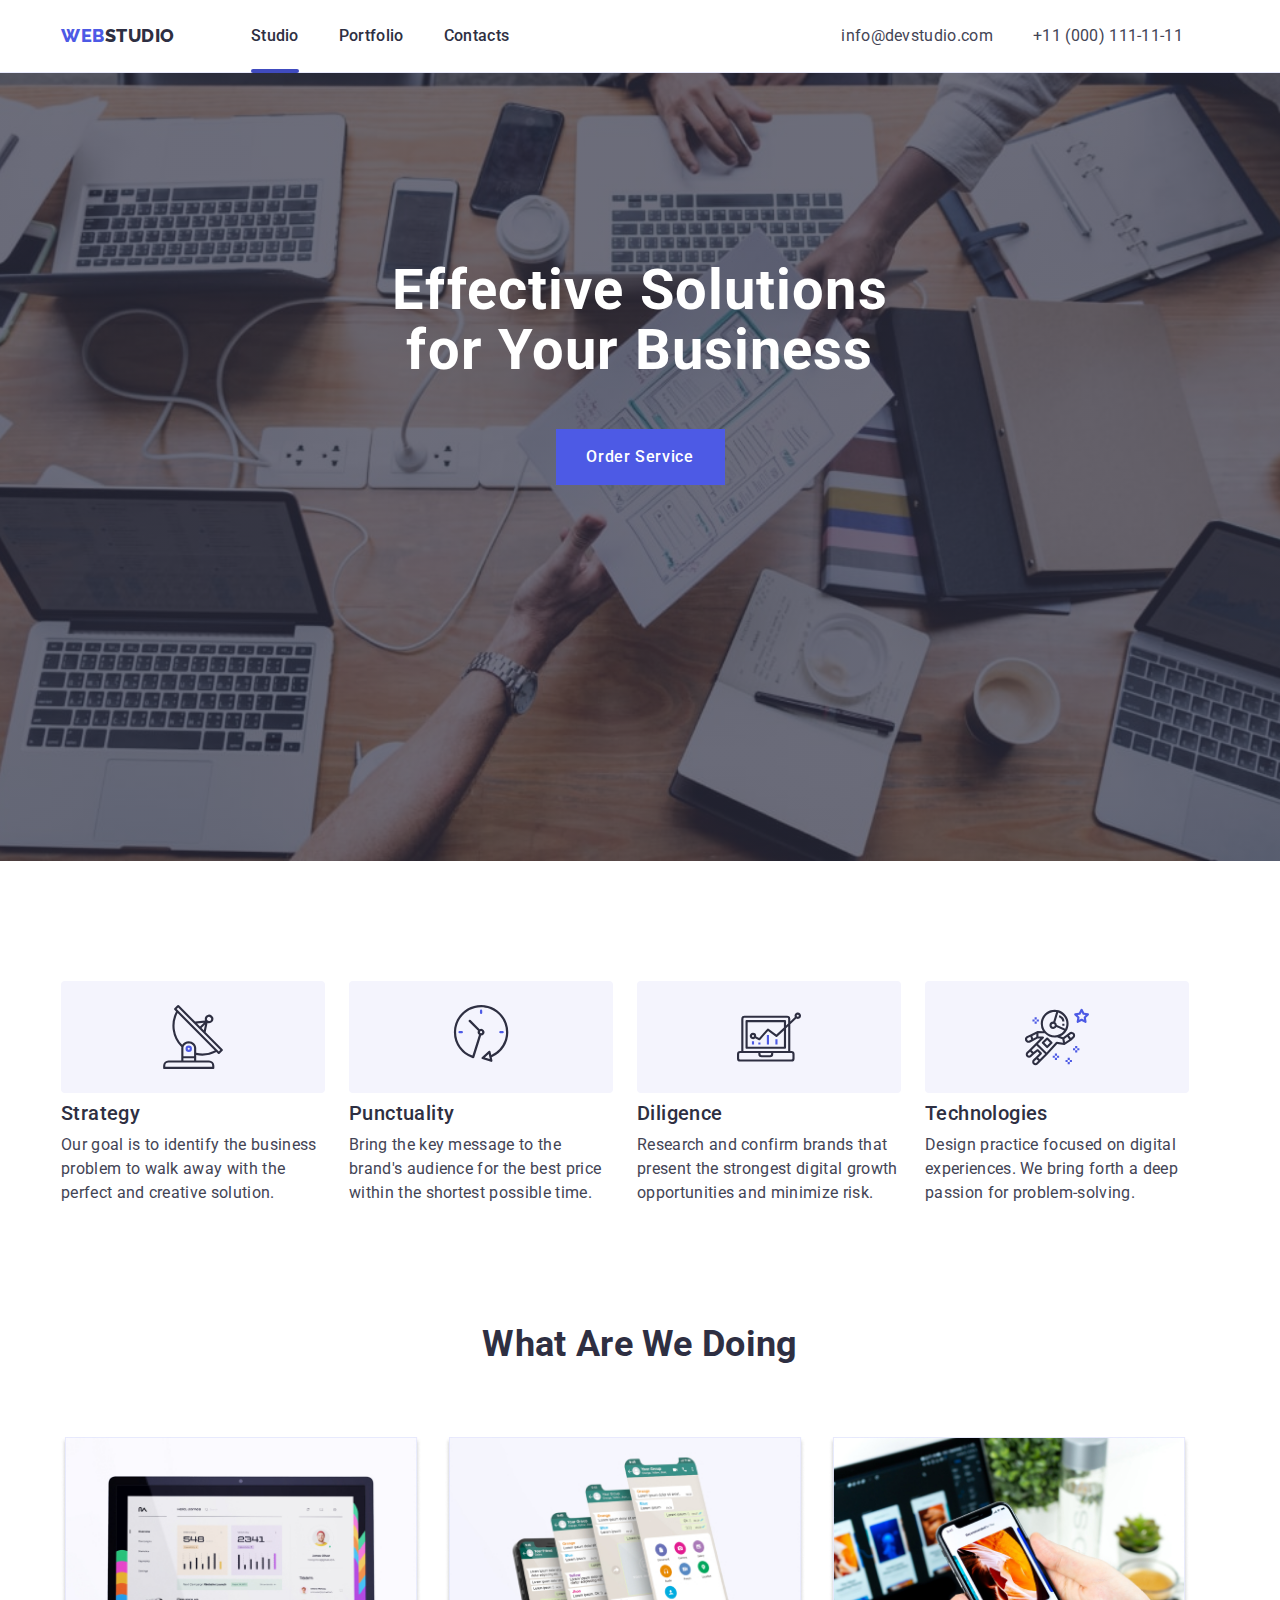
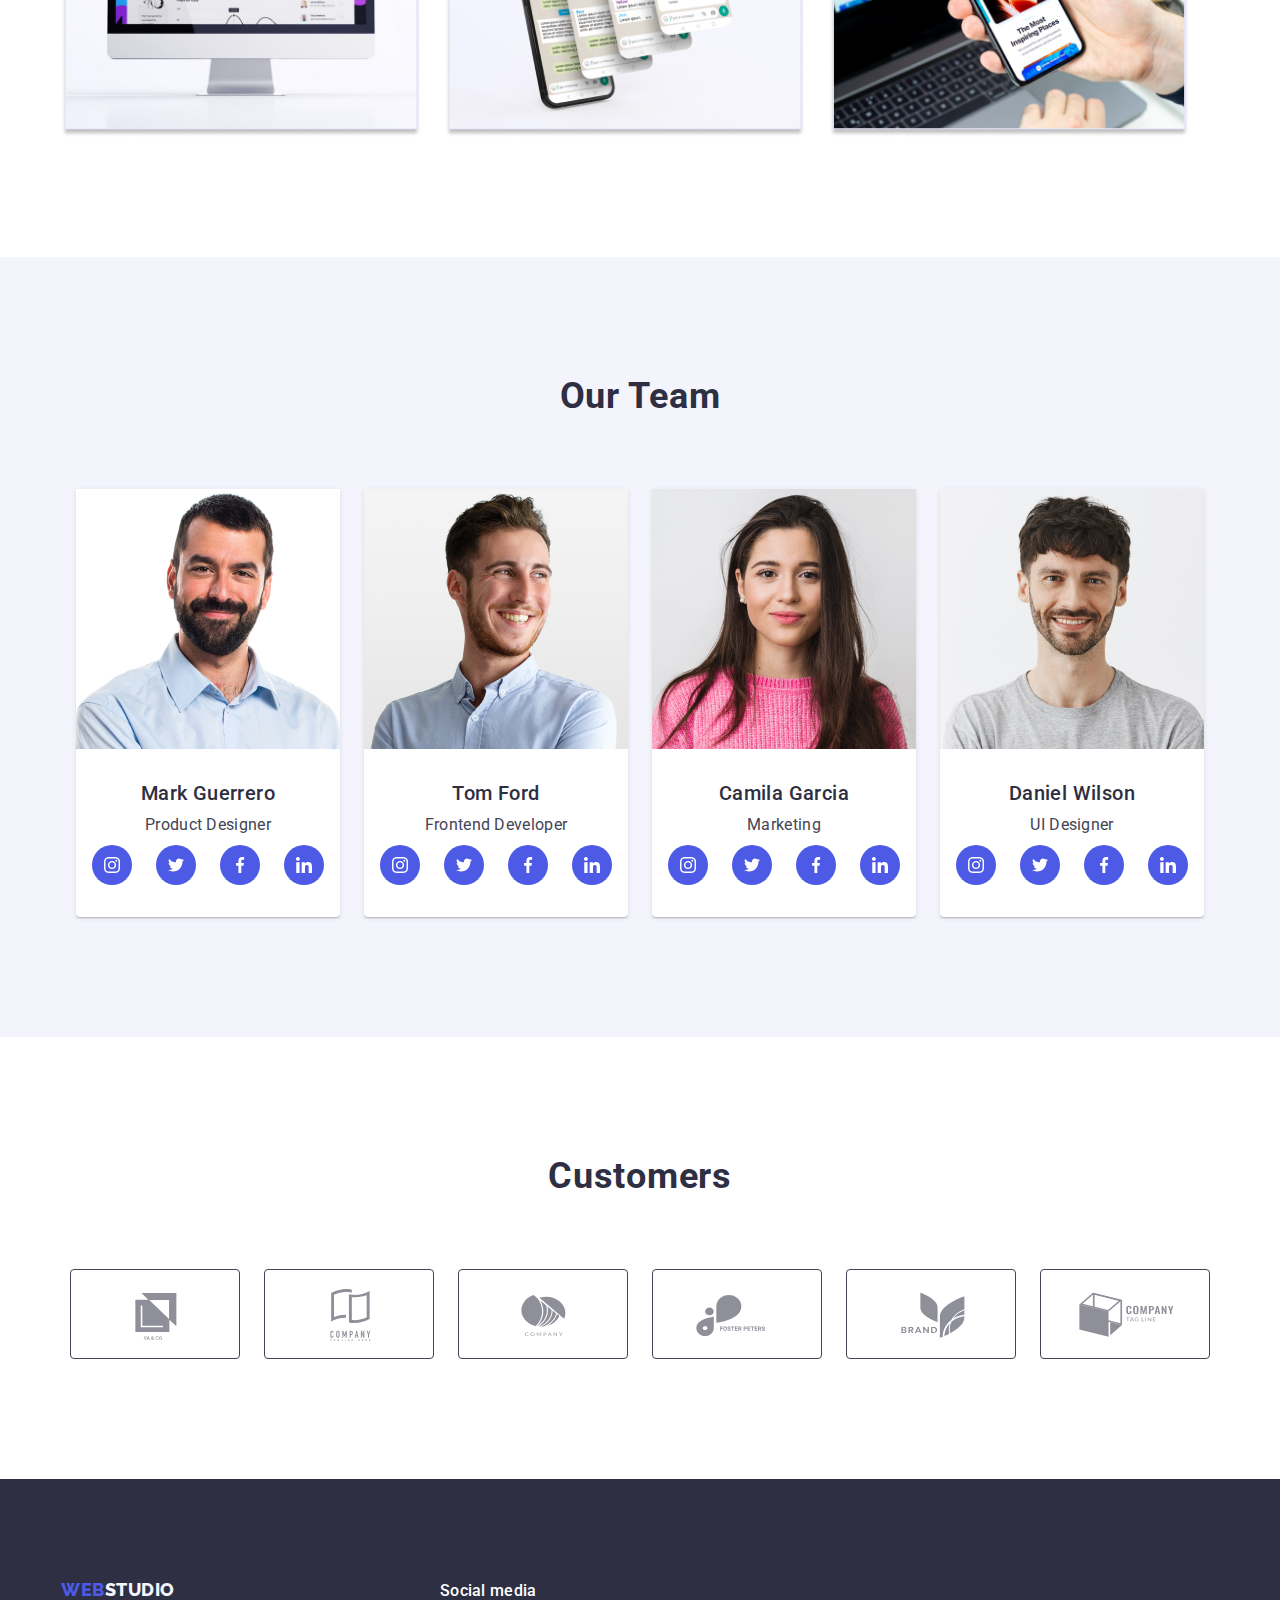
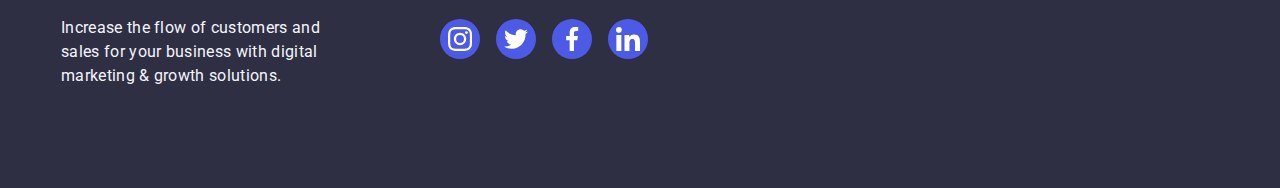
<file: index.html>
<!DOCTYPE html>
<html lang="en">
  <head>
    <meta charset="UTF-8" />
    <meta http-equiv="X-UA-Compatible" content="IE=edge" />
    <meta name="viewport" content="width=device-width, initial-scale=1.0" />
    <title>WebStudio</title>
    <link rel="preconnect" href="https://fonts.googleapis.com" />
    <link rel="preconnect" href="https://fonts.gstatic.com" crossorigin />
    <link
      href="https://fonts.googleapis.com/css2?family=Raleway:wght@800&family=Roboto:wght@400;500;700;900&display=swap"
      rel="stylesheet"
    />
    <link
      rel="stylesheet"
      href="https://cdnjs.cloudflare.com/ajax/libs/modern-normalize/1.1.0/modern-normalize.min.css"
      integrity="sha512-wpPYUAdjBVSE4KJnH1VR1HeZfpl1ub8YT/NKx4PuQ5NmX2tKuGu6U/JRp5y+Y8XG2tV+wKQpNHVUX03MfMFn9Q=="
      crossorigin="anonymous"
      referrerpolicy="no-referrer"
    />
    <link rel="stylesheet" href="./css/styles.css" />
  </head>
  <body>
    <header class="header">
      <div class="container header-flex-box">
        <nav class="header-navigation">
          <a href="./index.html" class="header-logo link">
            Web<span class="logo-span">Studio</span>
          </a>
          <ul class="header-list list">
            <li class="header-item">
              <a href="./index.html" class="header-link active link">Studio</a>
            </Add padding li>
            <li class="header-item">
              <a href="./portfolio.html" class="header-link link">Portfolio</a>
            </li>
            <li class="header-item">
              <a href="" class="header-link link">Contacts</a>
            </li>
          </ul>
        </nav>
        <address class="address">
          <ul class="address-list list">
            <li class="address-item">
              <a href="mailto:info@devstudio.com" class="address-link link"
                >info@devstudio.com</a
              >
            </li>
            <li class="address-item">
              <a href="tel:+110001111111" class="address-link link"
                >+11 (000) 111-11-11</a
              >
            </li>
          </ul>
        </address>
      </div>
    </header>
    <main class="main">
      <section class="hero">
        <div class="container">
          <div class="hero-container">
            <h1 class="hero-title">Effective Solutions for Your Business</h1>
            <button type="button" class="hero-btn animation-btn" data-modal-open>Order Service</button>
          </div>
        </div>
      </section>
      <section class="feature">
        <div class="container">
          <h2 class="visually-hidden">Title</h2>
          <ul class="feature-list list">
            <li class="feature-item">
              <div class="feature-text-style">
                <div class="icon-box">
                  <svg class="icon" width="64" height="64">
                    <use href="./images/icons.svg#icon-antenna"></use>
                  </svg>
                </div>
                <h3 class="feature-title-three">Strategy</h3>
                <p class="feature-paragraph">
                  Our goal is to identify the business problem to walk away with
                  the perfect and creative solution.
                </p>
              </div >
            </li>
            <li class="feature-item">
              <div class="feature-text-style">
                <div class="icon-box">
                  <svg class="icon" width="64" height="64">
                    <use href="./images/icons.svg#icon-clock"></use>
                  </svg>
                </div>
                <h3 class="feature-title-three">Punctuality</h3>
                <p class="feature-paragraph">
                  Bring the key message to the brand's audience for the best price
                  within the shortest possible time.
                </p>
              </div >
            </li>
            <li class="feature-item">
              <div class="feature-text-style">
                <div class="icon-box">
                  <svg class="icon" width="64" height="64">
                    <use href="./images/icons.svg#icon-diagram"></use>
                  </svg>
                </div>
                <h3 class="feature-title-three">Diligence</h3>
                <p class="feature-paragraph">
                  Research and confirm brands that present the strongest digital
                  growth opportunities and minimize risk.
                </p>
              </div >
            </li>
            <li class="feature-item">
              <div class="feature-text-style">
                <div class="icon-box">
                  <svg class="icon" width="64" height="64">
                    <use href="./images/icons.svg#icon-astronaut"></use>
                  </svg>
                </div>
                <h3 class="feature-title-three">Technologies</h3>
                <p class="feature-paragraph">
                  Design practice focused on digital experiences. We bring forth a
                  deep passion for problem-solving.
                </p>
              </div >
            </li>
          </ul>
        </div>
      </section>
      <section class="product">
        <div class="container">
          <h2 class="product-title">What are we doing</h2>
          <ul class="product-list list">
            <li class="product-item">
              <img
                src="./images/img1.jpg"
                alt="computer"
                width="360"
                height="300"
              />
            </li>
            <li class="product-item">
              <img
                src="./images/img2.jpg"
                alt="telephone"
                width="360"
                height="300"
              />
            </li>
            <li class="product-item">
              <img
                src="./images/img3.jpg"
                alt="telephone"
                width="360"
                height="300"
              />
            </li>
          </ul>
        </div>
      </section>
      <section class="team">
        <div class="container">
          <h2 class="team-title">Our Team</h2>
          <ul class="team-list list">
            <li class="team-item">
              <img
                src="./images/person.jpg"
                alt="person"
                width="264"
                height="260"
              />
              <div class="team-text-style">
                <h3 class="team-title-three">Mark Guerrero</h3>
                <p class="team-paragraph">Product Designer</p>
                <ul class="team-network list">
                  <li class="team-network-item">
                    <a href="" class="social-network-link link">
                      <svg class="social-network-icon"  >
                        <use href="./images/icons.svg#icon-instagram"></use>
                      </svg>
                    </a>
                  </li>
                  <li class="team-network-item">
                    <a href="" class="social-network-link link">
                      <svg class="social-network-icon">
                        <use href="./images/icons.svg#icon-twitter"></use>
                      </svg>
                    </a>
                  </li>
                  <li class="team-network-item">
                    <a href="" class="social-network-link link">
                      <svg class="social-network-icon">
                        <use href="./images/icons.svg#icon-facebook"></use>
                      </svg>
                    </a>
                  </li>
                  <li class="team-network-item">
                    <a href="" class="social-network-link link">
                      <svg class="social-network-icon">
                        <use href="./images/icons.svg#icon-linkedin"></use>
                      </svg>
                    </a>
                  </li>
                </ul>
              </div >
            </li>
            <li class="team-item">
              <img
                src="./images/person2.jpg"
                alt="person"
                width="264"
                height="260"
              />
              <div class="team-text-style">
                <h3 class="team-title-three">Tom Ford</h3>
                <p class="team-paragraph">Frontend Developer</p>
                <ul class="team-network list">
                  <li class="team-network-item">
                    <a href="" class="social-network-link link">
                      <svg class="social-network-icon"  >
                        <use href="./images/icons.svg#icon-instagram"></use>
                      </svg>
                    </a>
                  </li>
                  <li class="team-network-item">
                    <a href="" class="social-network-link link">
                      <svg class="social-network-icon">
                        <use href="./images/icons.svg#icon-twitter"></use>
                      </svg>
                    </a>
                  </li>
                  <li class="team-network-item">
                    <a href="" class="social-network-link link">
                      <svg class="social-network-icon">
                        <use href="./images/icons.svg#icon-facebook"></use>
                      </svg>
                    </a>
                  </li>
                  <li class="team-network-item">
                    <a href="" class="social-network-link link">
                      <svg class="social-network-icon">
                        <use href="./images/icons.svg#icon-linkedin"></use>
                      </svg>
                    </a>
                  </li>
                </ul>
              </div >
            </li>
            <li class="team-item">
              <img
                src="./images/person3.jpg"
                alt="person"
                width="264"
                height="260"
              />
              <div class="team-text-style">
                <h3 class="team-title-three">Camila Garcia</h3>
                <p class="team-paragraph">Marketing</p>
                <ul class="team-network list">
                  <li class="team-network-item">
                    <a href="" class="social-network-link link">
                      <svg class="social-network-icon"  >
                        <use href="./images/icons.svg#icon-instagram"></use>
                      </svg>
                    </a>
                  </li>
                  <li class="team-network-item">
                    <a href="" class="social-network-link link">
                      <svg class="social-network-icon">
                        <use href="./images/icons.svg#icon-twitter"></use>
                      </svg>
                    </a>
                  </li>
                  <li class="team-network-item">
                    <a href="" class="social-network-link link">
                      <svg class="social-network-icon">
                        <use href="./images/icons.svg#icon-facebook"></use>
                      </svg>
                    </a>
                  </li>
                  <li class="team-network-item">
                    <a href="" class="social-network-link link">
                      <svg class="social-network-icon">
                        <use href="./images/icons.svg#icon-linkedin"></use>
                      </svg>
                    </a>
                  </li>
                </ul>
              </div >
            </li>
            <li class="team-item">
              <img
                src="./images/person4.jpg"
                alt="person"
                width="264"
                height="260"
              />
              <div class="team-text-style">
                <h3 class="team-title-three">Daniel Wilson</h3>
                <p class="team-paragraph">UI Designer</p>
                <ul class="team-network list">
                  <li class="team-network-item">
                    <a href="" class="social-network-link link">
                      <svg class="social-network-icon"  >
                        <use href="./images/icons.svg#icon-instagram"></use>
                      </svg>
                    </a>
                  </li>
                  <li class="team-network-item">
                    <a href="" class="social-network-link link">
                      <svg class="social-network-icon">
                        <use href="./images/icons.svg#icon-twitter"></use>
                      </svg>
                    </a>
                  </li>
                  <li class="team-network-item">
                    <a href="" class="social-network-link link">
                      <svg class="social-network-icon">
                        <use href="./images/icons.svg#icon-facebook"></use>
                      </svg>
                    </a>
                  </li>
                  <li class="team-network-item">
                    <a href="" class="social-network-link link">
                      <svg class="social-network-icon">
                        <use href="./images/icons.svg#icon-linkedin"></use>
                      </svg>
                    </a>
                  </li>
                </ul>
              </div >
            </li>
          </ul>
        </div>
      </section>
      <section class="customers ">
        <div class="container customers-box">
          <h2 class="customers-title">Customers</h2>
          <ul class="customers-list list">
            <li class="customers-item">
              <a  class="customers-link link"href="">
                <svg class="customers-icon">
                  <use href="./images/icons.svg#icon-logo1"></use>
                </svg>
              </a>
            </li>
            <li class="customers-item">
              <a  class="customers-link link"href=""> 
                <svg class="customers-icon">
                  <use href="./images/icons.svg#icon-logo6"></use>
                </svg>
              </a>
            </li>
            <li class="customers-item">
              <a class="customers-link link" href=""> 
                <svg class="customers-icon">
                  <use href="./images/icons.svg#icon-logo3"></use>
                </svg>
               </a>
            </li>
            <li class="customers-item">
              <a  class="customers-link link"href=""> 
                <svg class="customers-icon">
                  <use href="./images/icons.svg#icon-logo4"></use>
              </svg>
              </a>
          </li>
            <li class="customers-item">
              <a class="customers-link link" href=""> 
              <svg class="customers-icon">
                <use href="./images/icons.svg#icon-logo5"></use>
              </svg>
              </a>
            </li>
            <li class="customers-item">
              <a class="customers-link link" href=""> 
              <svg class="customers-icon">
                <use href="./images/icons.svg#icon-logo2"></use>
              </svg>
              </a>
            </li>
          </ul>
        </div>
      </section>
    </main>
    <footer class="footer">
      <div class="container"> 
        <div class="footer-info"> 
          <div class="footer-box">
            <a href="./index.html" class="footer-logo link">
              Web<span class="footer-span">Studio</span>
            </a>
            <p class="footer-paragraph">
              Increase the flow of customers and <br />
              sales for your business with digital <br />
              marketing & growth solutions.
            </p>
          </div>
          <div class="footer-social">
            <h2 class="footer-social-title">Social media</h2>
            <ul class="footer-social-list list">
              <li class="footer-social-item">
                <a href="" class="footer-social-link">
                  <svg class="footer-social-icons">
                    <use href="./images/icons.svg#icon-instagram"></use>
                  </svg>
                </a>
              </li>
              <li class="footer-social-item">
                <a href="" class="footer-social-link">
                  <svg class="footer-social-icons">
                    <use href="./images/icons.svg#icon-twitter"></use>
                  </svg>
                </a>
              </li>
              <li class="footer-social-item">
                <a href="" class="footer-social-link">
                  <svg class="footer-social-icons">
                    <use href="./images/icons.svg#icon-facebook"></use>
                  </svg>
                </a>
              </li>
              <li class="footer-social-item">
                <a href="" class="footer-social-link">
                  <svg class="footer-social-icons">
                    <use href="./images/icons.svg#icon-linkedin"></use>
                  </svg>
                </a>
              </li>
            </ul>
          </div>
        </div >
      </div>
    </footer>
    <div class="backdrop is-hidden" data-modal>
      <div class="modal">
        <button type="button" class="modal-btn" data-modal-close>
          <svg class="modal-close-icon">
            <use href="./images/symbol-defs.svg#icon-close-black-18dp"></use>
          </svg>
        </button>
        
      </div>
    </div>
    <script src="./js/modal.js"></script>
  </body>
</html>
</file>
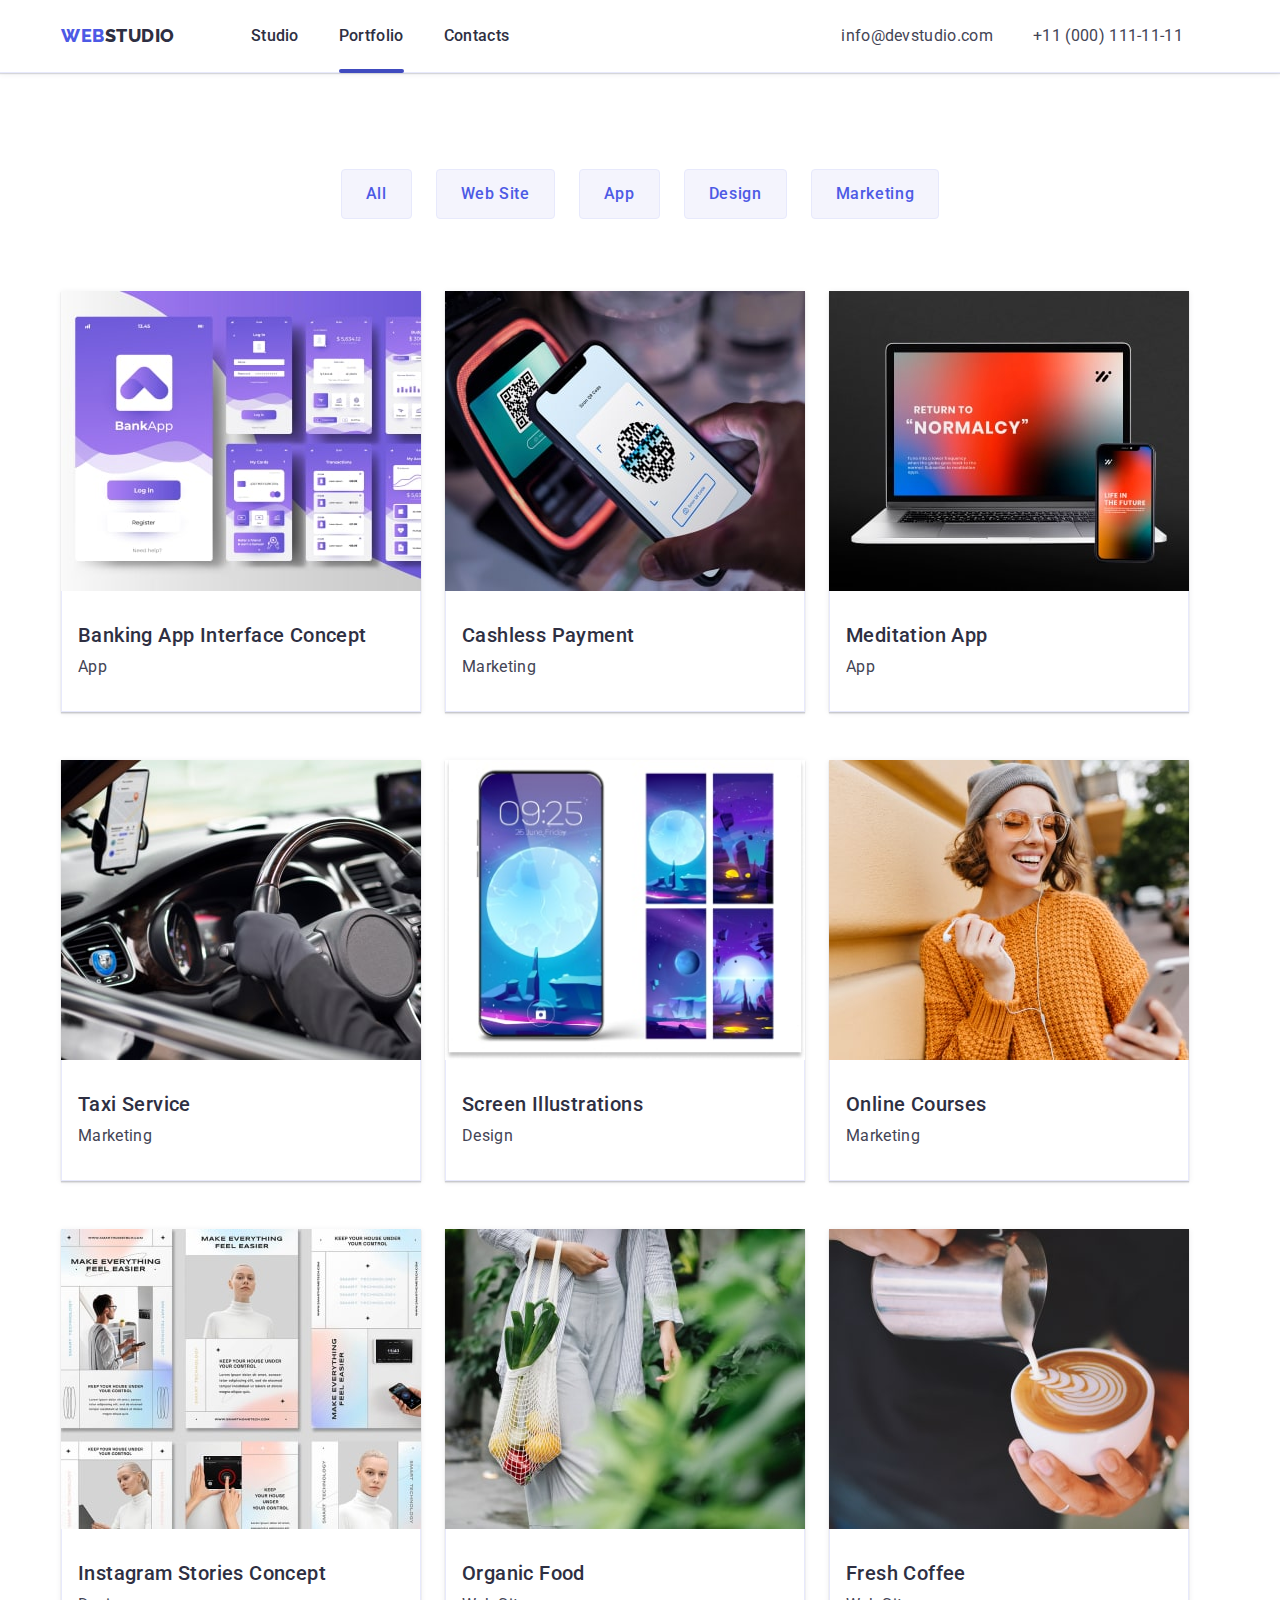
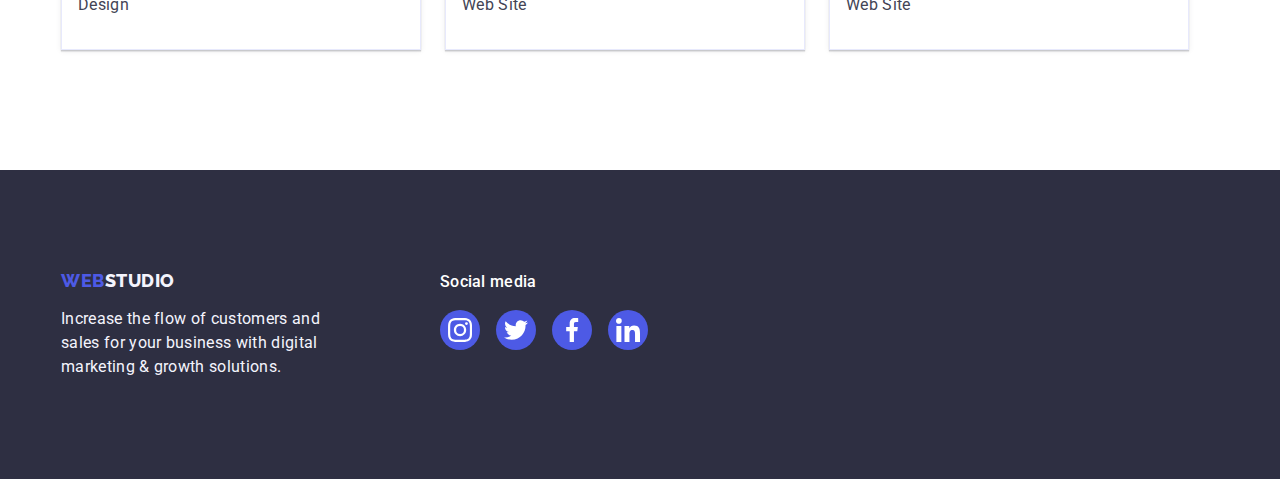
<file: portfolio.html>
<!DOCTYPE html>
<html lang="en">
  <head>
    <meta charset="UTF-8" />
    <meta http-equiv="X-UA-Compatible" content="IE=edge" />
    <meta name="viewport" content="width=device-width, initial-scale=1.0" />
    <title>Portfolio</title>
    <link rel="preconnect" href="https://fonts.googleapis.com" />
    <link rel="preconnect" href="https://fonts.gstatic.com" crossorigin />
    <link
      href="https://fonts.googleapis.com/css2?family=Raleway:wght@800&family=Roboto:wght@400;500;700;900&display=swap"
      rel="stylesheet"
    />
    <link rel="stylesheet" href="./css/styles.css" />
  </head>
  <body>
    <header class="header">
      <div class="container header-flex-box">
        <nav class="header-navigation">
          <a href="./index.html" class="header-logo link">
            Web<span class="logo-span">Studio</span>
          </a>
          <ul class="header-list list">
            <li class="header-item">
              <a href="./index.html" class="header-link link">Studio</a>
            </li>
            <li class="header-item">
              <a href="./portfolio.html" class="header-link active link"
                >Portfolio</a
              >
            </li>
            <li class="header-item">
              <a href="" class="header-link link">Contacts</a>
            </li>
          </ul>
        </nav>
        <address class="address">
          <ul class="address-list list">
            <li class="address-item">
              <a href="mailto:info@devstudio.com" class="address-link link"
                >info@devstudio.com</a
              >
            </li>
            <li class="address-item">
              <a href="tel:+110001111111" class="address-link link"
                >+11 (000) 111-11-11</a
              >
            </li>
          </ul>
        </address>
      </div>
    </header>
    <main>
      <section class="portfolio">
        <div class="container">
          <h1 class="visually-hidden">Filters</h1>
          <!-- Button -->
          <ul class="filters-list list">
            <li class="filters-item order-zero link">
              <button type="button" class="filters-btn list">All</button>
            </li>
            <li class="filters-item order-one link">
              <button type="button" class="filters-btn list">Web Site</button>
            </li>
            <li class="filters-item order-two link">
              <button type="button" class="filters-btn list">App</button>
            </li>
            <li class="filters-item order-three link">
              <button type="button" class="filters-btn list">Design</button>
            </li>
            <li class="filters-item order-four link">
              <button type="button" class="filters-btn list">Marketing</button>
            </li>
          </ul>
          <!-- List item -->
          <ul class="portfolio-list list">
            <li class="portfolio-item">
              <a href="" class="portfolio-link link">
                <div class="portfolio-top-wrap">
                  <p class="portfolio-top-text">
                    14 Stylish and User-Friendly App Design Concepts · Task
                    Manager App · Calorie Tracker App · Exotic Fruit Ecommerce
                    App · Cloud Storage App
                  </p>
                  <img
                    src="./images/portfolio1.jpg"
                    alt="Banking App Interface Concept in the phone"
                    width="360"
                    height="300"
                  />
                </div>
                <div class="portfolio-text-style">
                  <h2 class="portfolio-title">Banking App Interface Concept</h2>
                  <p class="portfolio-filter">App</p>
                </div>
              </a>
            </li>
            <li class="portfolio-item">
              <a href="" class="portfolio-link link">
                <div class="portfolio-top-wrap">
                  <p class="portfolio-top-text">
                    14 Stylish and User-Friendly App Design Concepts · Task
                    Manager App · Calorie Tracker App · Exotic Fruit Ecommerce
                    App · Cloud Storage App
                  </p>
                  <img
                    src="./images/portfolio2.jpg"
                    alt="Cashless Payment in the phone"
                    width="360"
                    height="300"
                  />
                </div>
                <div class="portfolio-text-style">
                  <h2 class="portfolio-title">Cashless Payment</h2>
                  <p class="portfolio-filter">Marketing</p>
                </div>
              </a>
            </li>
            <li class="portfolio-item">
              <a href="" class="portfolio-link link">
                <div class="portfolio-top-wrap">
                  <p class="portfolio-top-text">
                    14 Stylish and User-Friendly App Design Concepts · Task
                    Manager App · Calorie Tracker App · Exotic Fruit Ecommerce
                    App · Cloud Storage App
                  </p>
                  <img
                    src="./images/portfolio3.jpg"
                    alt="App for meditation on your phone and laptop"
                    width="360"
                    height="300"
                  />
                </div>
                <div class="portfolio-text-style">
                  <h2 class="portfolio-title">Meditation App</h2>
                  <p class="portfolio-filter">App</p>
                </div>
              </a>
            </li>
            <li class="portfolio-item">
              <a href="" class="portfolio-link link">
                <div class="portfolio-top-wrap">
                  <p class="portfolio-top-text">
                    14 Stylish and User-Friendly App Design Concepts · Task
                    Manager App · Calorie Tracker App · Exotic Fruit Ecommerce
                    App · Cloud Storage App
                  </p>
                  <img
                    src="./images/portfolio4.jpg"
                    alt="Taxi Service in the phone"
                    width="360"
                    height="300"
                  />
                </div>
                <div class="portfolio-text-style">
                  <h2 class="portfolio-title">Taxi Service</h2>
                  <p class="portfolio-filter">Marketing</p>
                </div>
              </a>
            </li>
            <li class="portfolio-item">
              <a href="" class="portfolio-link link">
                <div class="portfolio-top-wrap">
                  <p class="portfolio-top-text">
                    14 Stylish and User-Friendly App Design Concepts · Task
                    Manager App · Calorie Tracker App · Exotic Fruit Ecommerce
                    App · Cloud Storage App
                  </p>
                  <img
                    src="./images/portfolio5.jpg"
                    alt="Screen Illustrations in the phone"
                    width="360"
                    height="300"
                  />
                </div>
                <div class="portfolio-text-style">
                  <h2 class="portfolio-title">Screen Illustrations</h2>
                  <p class="portfolio-filter">Design</p>
                </div>
              </a>
            </li>
            <li class="portfolio-item">
              <a href="" class="portfolio-link link">
                <div class="portfolio-top-wrap">
                  <p class="portfolio-top-text">
                    14 Stylish and User-Friendly App Design Concepts · Task
                    Manager App · Calorie Tracker App · Exotic Fruit Ecommerce
                    App · Cloud Storage App
                  </p>
                  <img
                    src="./images/portfolio6.jpg"
                    alt="Online Courses"
                    width="360"
                    height="300"
                  />
                </div>
                <div class="portfolio-text-style">
                  <h2 class="portfolio-title">Online Courses</h2>
                  <p class="portfolio-filter">Marketing</p>
                </div>
              </a>
            </li>

            <li class="portfolio-item">
              <a href="" class="portfolio-link link">
                <div class="portfolio-top-wrap">
                  <p class="portfolio-top-text">
                    14 Stylish and User-Friendly App Design Concepts · Task
                    Manager App · Calorie Tracker App · Exotic Fruit Ecommerce
                    App · Cloud Storage App
                  </p>
                  <img
                    src="./images/portfolio7.jpg"
                    alt="Instagram Stories Concept"
                    width="360"
                    height="300"
                  />
                </div>
                <div class="portfolio-text-style">
                  <h2 class="portfolio-title">Instagram Stories Concept</h2>
                  <p class="portfolio-filter">Design</p>
                </div>
              </a>
            </li>
            <li class="portfolio-item">
              <a href="" class="portfolio-link link">
                <div class="portfolio-top-wrap">
                  <p class="portfolio-top-text">
                    14 Stylish and User-Friendly App Design Concepts · Task
                    Manager App · Calorie Tracker App · Exotic Fruit Ecommerce
                    App · Cloud Storage App
                  </p>
                  <img
                    src="./images/portfolio8.jpg"
                    alt="Organic Food"
                    width="360"
                    height="300"
                  />
                </div>
                <div class="portfolio-text-style">
                  <h2 class="portfolio-title">Organic Food</h2>
                  <p class="portfolio-filter">Web Site</p>
                </div>
              </a>
            </li>
            <li class="portfolio-item">
              <a href="" class="portfolio-link link">
                <div class="portfolio-top-wrap">
                  <p class="portfolio-top-text">
                    14 Stylish and User-Friendly App Design Concepts · Task
                    Manager App · Calorie Tracker App · Exotic Fruit Ecommerce
                    App · Cloud Storage App
                  </p>
                  <img
                    src="./images/portfolio9.jpg"
                    alt="Fresh Coffee"
                    width="360"
                    height="300"
                  />
                </div>
                <div class="portfolio-text-style">
                  <h2 class="portfolio-title">Fresh Coffee</h2>
                  <p class="portfolio-filter">Web Site</p>
                </div>
              </a>
            </li>
          </ul>
        </div>
      </section>
    </main>
    <footer class="footer">
      <div class="container">
        <div class="footer-info">
          <div class="footer-box">
            <a href="./index.html" class="footer-logo link">
              Web<span class="footer-span">Studio</span>
            </a>
            <p class="footer-paragraph">
              Increase the flow of customers and <br />
              sales for your business with digital <br />
              marketing & growth solutions.
            </p>
          </div>
          <div class="footer-social">
            <h2 class="footer-social-title">Social media</h2>
            <ul class="footer-social-list list">
              <li class="footer-social-item">
                <a href="" class="footer-social-link">
                  <svg class="footer-social-icons">
                    <use href="./images/icons.svg#icon-instagram"></use>
                  </svg>
                </a>
              </li>
              <li class="footer-social-item">
                <a href="" class="footer-social-link">
                  <svg class="footer-social-icons">
                    <use href="./images/icons.svg#icon-twitter"></use>
                  </svg>
                </a>
              </li>
              <li class="footer-social-item">
                <a href="" class="footer-social-link">
                  <svg class="footer-social-icons">
                    <use href="./images/icons.svg#icon-facebook"></use>
                  </svg>
                </a>
              </li>
              <li class="footer-social-item">
                <a href="" class="footer-social-link">
                  <svg class="footer-social-icons">
                    <use href="./images/icons.svg#icon-linkedin"></use>
                  </svg>
                </a>
              </li>
            </ul>
          </div>
        </div>
      </div>
    </footer>
  </body>
</html>
</file>
<file: css/styles.css>
:root {
    --color-iris: #4d5ae5;
    --color-navy-blue: #2e2f42;
    --color-slate: #434455;
    --color-white: #ffffff;
    --bg-social-color:#4D5AE5;
    --hover-focus-color:#404bbf;
    --time-transition-duration: 250ms;
    --transition-timing-function: cubic-bezier(0.4, 0, 0.2, 1);
}
h1,h2,h3,h4,h5,h6,p{
    margin: 0px;
}
body{
    font-family: 'Roboto', sans-serif;
    font-size: 16px;
    letter-spacing: 0.02em;
    color: var(--color-slate,#434455);
    background-color: var(--color-white,#FFFFFF);
    margin: 0;
}


.visually-hidden {
    position: absolute;
    width: 1px;
    height: 1px;
    margin: -1px;
    border: 0;
    padding: 0;

    white-space: nowrap;
    clip-path: inset(100%);
    clip: rect(0 0 0 0);
    overflow: hidden;
}
ul{
    margin: 0px;
    padding: 0px;
}
h1,
h2,
h3,
h4,
h5,
h6,
p{
    margin: 0px;
    padding: 0px;
}
img {
    display: block;
}
.list{
    list-style: none;
}
.link{
    text-decoration: none; 
}
.container{
    display: block;
    width: 1158px;
    padding-right: 15px;
    padding-left: 15px;
    margin: 0 auto;
}
[button]{
    cursor: pointer;
}

/* ----------------------------HEADER-------------------------------------- */

header {
    display: flex;
    border-bottom: 1px solid #E7E9FC;
    padding-top: 24px;
    padding-bottom: 24px;
    box-shadow: 0px 1px 1px rgba(46, 47, 66, 0.16), 0px 1px 6px rgba(46, 47, 66, 0.08);
}
.header-flex-box{
    display: flex;
}
.header-navigation{
    display: flex;
    align-items: center;
}
.header-logo {
    font-family: "Raleway", sans-serif;
    font-weight: 800;
    font-size: 18px;
    line-height: 1.17;
    letter-spacing: 0.03em;
    color:var(--color-iris, #4d5ae5);
    text-transform: uppercase;
}

.logo-span{
    color:var(--color-grey, #2e2f42);
}

.header-list {
    display: flex;
    list-style: none;
    margin-left: 76px; 
    gap: 40px;
}

.header-link {
    font-weight: 500;
    line-height: 1.5;
    letter-spacing: 0.02em;
    color: var(--color-grey,#2e2f42);
    transition: color var(--time-transition-duration) var(--transition-timing-function) ; 
    position: relative;
}

.header-link:is(:hover, :focus){
    color: #404bbf;
}
.active::after {
    position: absolute;
    bottom: -28px;
    content: "";
    display: block;
    width: 100%;
    height: 4px;
    border-radius: 2px;
    background: #404BBF;

}

/* ----------------------------ADDRESS-------------------------------------- */
.address {
    display: flex;
    align-items: flex-start;
    justify-content: space-between;
    font-style: normal;
}
.address-list{
    display: flex;
    gap: 40px;
    margin-left: 332px;
}
.address-link {
    color: var(--color-slate, #434455);
    line-height: 1.5;
}
.address-link:is(:hover, :focus){
    color: var(--hover-focus-color, #404bbf);
}

/* ----------------------------HERO-FIRST-SECTION-------------------------------------- */
.hero {
    background: var(--color-grey,#2e2f42);
    background-image: linear-gradient(rgba(46, 47, 66, 0.7), rgba(46, 47, 66, 0.7)), url(../images/people-office.jpg) ;
    background-repeat: no-repeat;
    background-size: cover;
    background-position: center;
    max-width: 1440px;
    height: 600px;
    padding-bottom: 188px;
    margin-left: auto;
    margin-right: auto;
    text-align: center;
}
.hero-container{
    display: flex;
    flex-direction: column;
    align-items: center;
    justify-content: center;
    height: 600px;
    gap: 48px;
   
}
.hero-title {
    color: var(--color-white, #FFFFFF);
    font-size: 56px;
    line-height: 1.07;
    letter-spacing: 0.02em;
    text-align: center;
    width: 496px;
}

.hero-btn {
    font-family: inherit;
    font-weight: 500;
    font-size: 16px;
    line-height: 1.5;
    letter-spacing: 0.04em;
    color: var(--color-white, #FFFFFF);
    background-color: var(--color-iris, #4d5ae5);
    min-width: 169px;
    height: 56px;
    padding: 0px 0px;
    border: none;
    
}
.animation-btn{
    transition-property: color, border, box-shadow, background;
    transition-duration: var(--time-transition-duration);
}
.hero-btn:is(:hover, :focus) {
    background-color: var(--hover-focus-color, #404bbf);
    cursor: pointer;
}
/* ----------------------------FEATURE-TWO-SECTION-------------------------------------- */

.feature{
    padding: 120px 0px;
}
.feature-list{
    display: flex;
    gap: 24px;
}
.feature-item {
    list-style-type: none;
    width: 264px;
}

.feature-title-three {
    color: var(--color-grey,#2E2F42);
    font-weight: 500;
    font-size: 20px;
    line-height: 1.2;
    letter-spacing: 0.02em;
    margin-bottom: 8px;
}
.icon-box {
    display: flex;
    align-items: center;
    justify-content: center;
    height: 112px;
    margin-bottom: 8px;
    background-color: #F4F4FD;
    border-radius: 4px;
}

.icon {}

.feature-paragraph {
    line-height: 1.5;
}
/* ----------------------------PRODUCT-THIRD-SECTION-------------------------------------- */
.product{
    padding-bottom: 120px;
}
.product-title {
    color: var(--color-grey, #2e2f42);
    font-size: 36px;
    line-height: 1.11;
    font-weight: 700;
    text-transform: capitalize;
    text-align: center;
    padding-top: 0px;
    margin-bottom: 72px;
}
.product-list{
    display: flex;
    gap: 24px;
}
.product-item {
    list-style-type: none;
}
/* ----------------------------TEAM-FOURTH-SECTION-------------------------------------- */
.team {
    background-color: #F4F4FD;
    padding: 120px 0px;
}
.team-list{
    display: flex;
    justify-content: center;
    gap: 24px;
}
.team-title {
    color:var(--color-grey, #2e2f42);
    font-size: 36px;
    line-height: 1.11;
    letter-spacing: 0.02em;
    text-align: center;
    text-transform: capitalize;
    margin-bottom:72px;
}
.team-text-style{
    padding: 32px 16px;
}
.team-item {
    list-style-type: none;
    background-color: var(--color-white, #FFFFFF);
    box-shadow: 0px 1px 6px rgba(46, 47, 66, 0.08), 0px 1px 1px rgba(46, 47, 66, 0.16), 0px 2px 1px rgba(46, 47, 66, 0.08);
    border-radius: 0px 0px 4px 4px;
}
.team-title-three{
    color: var(--color-grey, #2e2f42);
    font-weight: 500;
    font-size: 20px;
    line-height: 1.2;
    text-align: center;
    letter-spacing: 0.02em;
    margin-bottom: 8px;
}
.team-paragraph{
    font-size: 16px;
    line-height: 1.5;
    text-align: center;
}
.team-network {
    display: flex;
    justify-content: center;
    gap: 24px;
    margin-top: 8px;
}

.team-network-item {
    width: 40px;
    height: 40px;
}

.social-network-link {
    width: 100%;
    height: 100%;
    border-radius: 50%;
    background-color: var(--bg-social-color);
    display: flex;
    align-items: center;
    justify-content: center;
    transition-property: background;
    transition-duration: var(--time-transition-duration);
}

.social-network-icon {
   width: 16px;
   height: 16px;
   fill: #ffffff;
}
.social-network-link:is(:hover, :focus){
    background-color: #404BBF;
    cursor: pointer;
}
/* ----------------------------CUSTOMERS-------------------------------------- */
.customers {
    padding-top: 120px;
    padding-bottom: 120px;
}

.customers-box{
    
}

.customers-title {
    text-align: center;
    font-size: 36px;
    line-height: 1.11;
    margin-bottom: 72px;
    font-family: 'Roboto';
    color: #2E2F42;
    letter-spacing: 0.02em;
}

.customers-list {
    display: flex;
    align-items: center;
    justify-content: center;
    gap: 24px;
}

.customers-item {
   
}
.customers-link{
    display: flex;
    align-items: center;
    justify-content: center;
    width: 168px;
    height: 88px;
    border-radius: 4px;
    border: 1px solid #434455;
    transition-property: border;
    transition-duration: var(--time-transition-duration);
}
.customers-icon{
    width: 104px;
    height: 56px;
    fill: #8E8F99;
    transition-property: fill;
    transition-duration: var(--time-transition-duration);
}
.customers-link:is(:hover, :focus){
    border: 1px solid var(--hover-focus-color, #404bbf);
}

.customers-link:hover > .customers-icon{
    fill: #404bbf;
}
.customers-link:focus > .customers-icon {
    fill: #404bbf;
}
/* ----------------------------FILTERS-------------------------------------- */
.portfolio{
    padding-top: 96px;
    padding-bottom: 120px;
}
.filters-list{
    display: flex;
    justify-content: center;
    align-items: flex-start;
    gap: 24px;
}

.filters-btn {
    font-family: inherit;
    font-weight: 500;
    font-size: 16px;
    line-height: 1.5;
    letter-spacing: 0.04em;
    color: var(--color-iris, #4d5ae5);
    background: #F4F4FD;
    padding: 12px 24px;
    border: 1px solid #E7E9FC;
    border-radius: 4px;
    width: 'fit-content';
    transition-property: background;
    transition-duration: var(--time-transition-duration);
}

.filters-btn:is(:hover, :focus) {
    background-color: #404BBF;
    color: var(--color-white, #FFFFFF);
    cursor: pointer;
}

.portfolio-title {
    color: var(--color-grey, #2e2f42);
    font-weight: 500;
    font-size: 20px;
    line-height: 1.2;
    letter-spacing: 0.02em;
    padding-left: 16px;
    margin-bottom: 8px;
}
.portfolio-list{
    display: flex;
    flex-wrap: wrap;
    padding-top: 72px;
    gap: 48px 24px;
}

.portfolio-text-style{
    padding: 32px 0px;
    border: 1px solid #E7E9FC;
    border-top: none;
}
.portfolio-filter {
    font-size: 16px;
    line-height: 1.5;
    color: #434455;
    letter-spacing: 0.02em;
    padding-left: 16px;
    
}
.portfolio-item{
    box-shadow: 0px 1px 6px rgba(46, 47, 66, 0.08), 0px 1px 1px rgba(46, 47, 66, 0.16), 0px 2px 1px rgba(46, 47, 66, 0.08);
    
}
.portfolio-link:hover .portfolio-top-text{
    transform: translate(0);
}
.portfolio-top-wrap{
    position: relative;
    overflow: hidden;
    
}
.portfolio-top-text{
    position: absolute;
    font-size: 16px;
    line-height: 1.5;
    letter-spacing: 0.02em;
    color: #F4F4FD;
    background: var(--bg-social-color);
    padding: 40px 40px 40px 40px;
    height: 100%;
    transform: translateY(100%);
    transition: transform var(--time-transition-duration) linear;
    overflow: auto;
}
/* ----------------------------FOOTER-------------------------------------- */
.footer {
    background: var(--color-grey, #2e2f42);
    padding: 100px 0px;
}
.footer-info{
    display: flex;
    
}
.footer-box{
    display: flex;
    flex-direction: column;
}
.footer-logo {
    font-family: "Raleway", sans-serif;
    font-weight: 800;
    font-size: 18px;
    line-height: 1.17;
    letter-spacing: 0.03em;
    color: var(--color-iris, #4d5ae5);
    text-transform: uppercase;
}

.footer-span{
    color: #f4f4fd;
}
.footer-paragraph {
    color: #F4F4FD;
    margin-top: 16px;
    line-height: 1.5;
}
.footer-social {
    margin-left: 120px;
}

.footer-social-list {
    display: flex;
    gap: 16px;
    margin-top: 16px;
}

.footer-social-item {
    width: 40px;
    height: 40px;
}

.footer-social-link {
    width: 100%;
    height: 100%;
    border-radius: 50%;
    background-color: var(--bg-social-color);
    display: flex;
    align-items: center;
    justify-content: center;
    transition-property: background;
    transition-duration: var(--time-transition-duration);
}

.footer-social-icons {
    width: 24px;
    height: 24px;
    fill: #ffffff;
}
.footer-social-title{
    font-weight: 500;
    font-size: 16px;
    line-height: 1.5;
    color: #FFFFFF;
    letter-spacing: 0.02em;
}
.footer-social-link:is(:hover,:focus){
    background-color: #31D0AA;
}
/* --------------------------------MODAL--------------------------------------- */

.backdrop{
    position: fixed;
    top: 0;
    width: 100%;
    height: 100%;
    background: rgba(46, 47, 66, 0.4);
    opacity: 1;
    transition: opacity 250ms linear, visibility 250ms linear;
}
.modal{
    width: 408px;
    min-height: 576px;
    background: #FCFCFC;
    box-shadow: 0px 1px 1px rgba(0, 0, 0, 0.14), 0px 1px 3px rgba(0, 0, 0, 0.12), 0px 2px 1px rgba(0, 0, 0, 0.2);
    border-radius: 4px;
    position: absolute;
    top: 50%;
    left: 50%;
    transform: translate(-50%, -50%) scale(1);
    transition: transform 250ms linear;
    padding: 20px;
   
}

.backdrop.is-hidden .modal{
    transform: translate(-50%, -50%) scale(0);
}

.modal-btn{
    display: flex;
    justify-content: center;
    align-items: center;
    position: absolute;
    top: 24px;
    right: 24px;
    width: 24px;
    height: 24px;
    background: #E7E9FC;
    border: 1px solid rgba(0, 0, 0, 0.1);
    border-radius: 50%;
    transition: background var(--time-transition-duration) var(--transition-timing-function);
}
.modal-close-icon{
    width: 8px;
    height: 8px;
    fill:#2E2F42;
    transition: fill var(--time-transition-duration) var(--transition-timing-function);
}
.is-hidden{
    opacity: 0;
    visibility: hidden;
    pointer-events: none;
}

.modal-btn:is(:hover, :focus) {
    background-color: #404BBF;
    cursor: pointer;
}

.modal-btn:hover > .modal-close-icon{
    fill:#FFFFFF;
}
</file>
